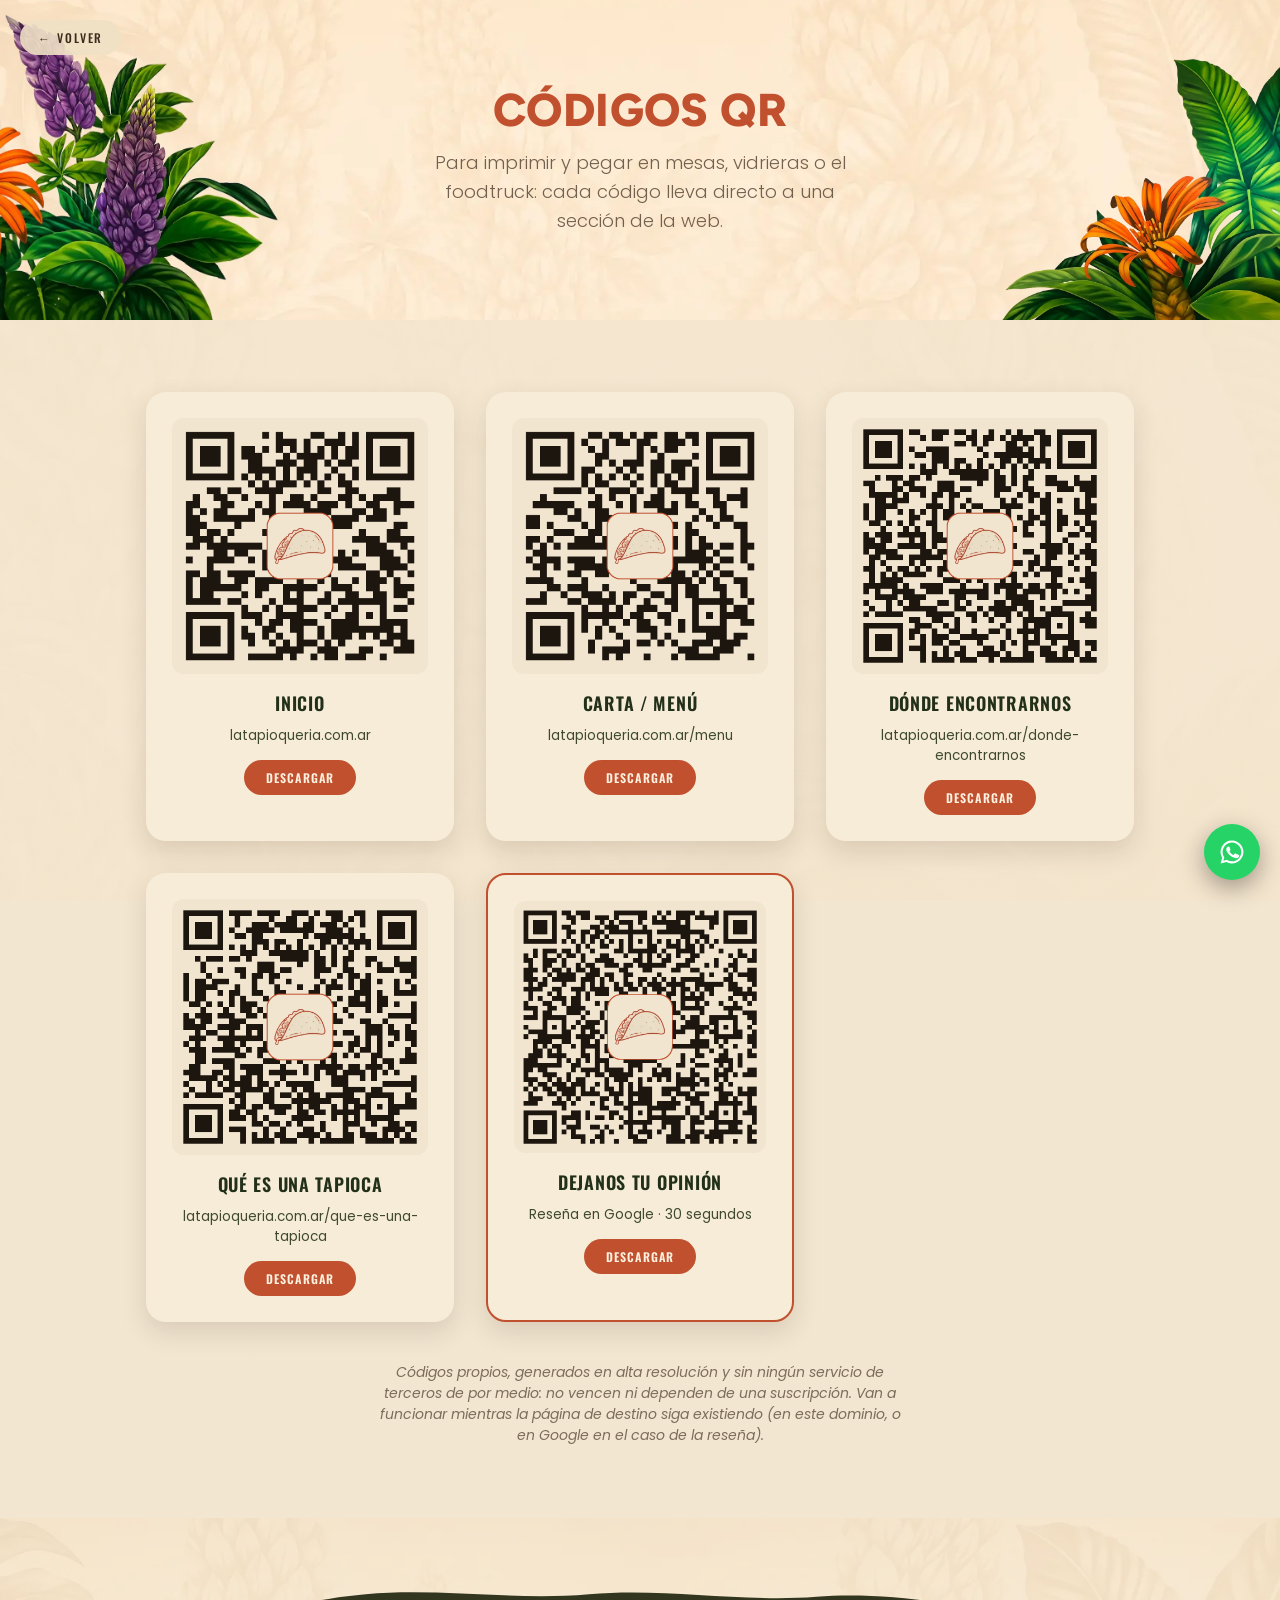
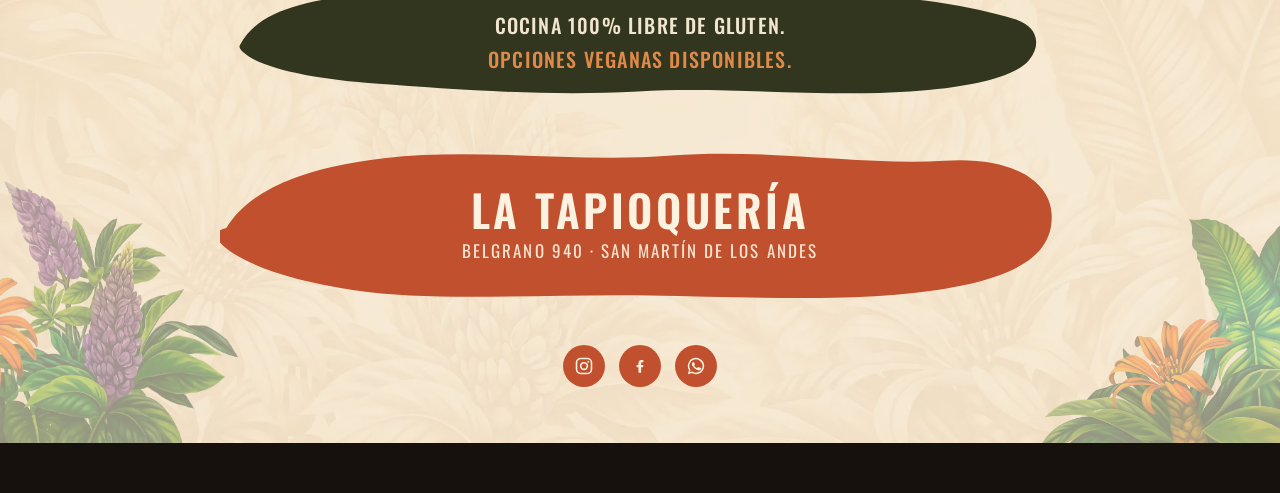
<file: qr.html>
<!DOCTYPE html>
<html lang="es">
<head>
<meta charset="utf-8">
<meta name="viewport" content="width=device-width, initial-scale=1">
<link rel="canonical" href="https://latapioqueria.com.ar/qr.html">
<title>Códigos QR — La Tapioquería</title>
<meta name="description" content="Códigos QR de La Tapioquería para imprimir: inicio, carta, cómo llegar y qué es una tapioca.">
<meta name="robots" content="noindex, follow">
<meta property="og:type" content="website">
<meta property="og:title" content="Códigos QR — La Tapioquería">
<meta property="og:description" content="Códigos QR de La Tapioquería para imprimir: inicio, carta, cómo llegar y qué es una tapioca.">
<meta property="og:image" content="https://latapioqueria.com.ar/assets/og-tapioca.jpg">
<meta property="og:image:width" content="1200">
<meta property="og:image:height" content="1200">
<meta property="og:url" content="https://latapioqueria.com.ar/qr.html">
<meta name="twitter:card" content="summary_large_image">
<link rel="icon" href="favicon.ico" sizes="any">
<link rel="icon" type="image/png" sizes="16x16" href="assets/favicon-16.png">
<link rel="icon" type="image/png" sizes="32x32" href="assets/favicon-32.png">
<link rel="apple-touch-icon" href="assets/apple-touch-icon.png">
<link rel="manifest" href="site.webmanifest">
<meta name="theme-color" content="#c1502e">
<link rel="preconnect" href="https://fonts.googleapis.com">
<link rel="preconnect" href="https://fonts.gstatic.com" crossorigin>
<link href="https://fonts.googleapis.com/css2?family=Oswald:wght@400;500;600;700&family=Figtree:wght@700;800&family=Poppins:ital,wght@0,300;0,400;0,500;0,600;1,400;1,500&display=swap" rel="stylesheet">
<link rel="stylesheet" href="css/base.css">
<link rel="stylesheet" href="css/qr.css">
</head>
<body>

<a class="wa-fab" href="https://wa.me/5492944905540?text=Hola%2C%20quer%C3%ADa%20hacer%20una%20consulta" target="_blank" rel="noopener" aria-label="Escribinos por WhatsApp">
  <svg width="28" height="28" viewBox="0 0 24 24" fill="#fff" aria-hidden="true"><path d="M12 2.2a9.8 9.8 0 0 0-8.4 14.8L2.2 21.8l4.9-1.3A9.8 9.8 0 1 0 12 2.2zm0 17.8a8 8 0 0 1-4.1-1.1l-.3-.2-3 .8.8-2.9-.2-.3A8 8 0 1 1 12 20z"></path><path d="M16.6 14c-.2-.1-1.4-.7-1.6-.8-.2-.1-.4-.1-.6.1-.2.2-.6.8-.8 1-.1.2-.3.2-.5.1-.2-.1-1-.4-1.9-1.2-.7-.6-1.2-1.4-1.3-1.6-.1-.2 0-.4.1-.5.1-.1.2-.3.4-.4.1-.2.2-.3.2-.5.1-.2 0-.4 0-.5-.1-.1-.6-1.4-.8-1.9-.2-.5-.4-.4-.6-.4h-.5c-.2 0-.5.1-.7.3-.2.2-.9.9-.9 2.1s1 2.5 1.1 2.6c.1.2 1.9 2.9 4.7 4.1.7.3 1.2.4 1.6.6.7.2 1.3.2 1.7.1.5-.1 1.5-.6 1.8-1.2.2-.6.2-1 .2-1.2 0-.1-.2-.2-.4-.3z"></path></svg>
</a>

<div class="qr-page">

  <header class="qr-hero" data-screen-label="Hero — QR">
    <img class="qr-hero-bg qr-hero-bg--desktop" src="assets/mural/mural_sombra.webp" alt="" aria-hidden="true">
    <img class="qr-hero-bg qr-hero-bg--mobile" src="assets/mural/mural_sombra_mb.webp" alt="" aria-hidden="true">
    <img class="qr-hero-plant qr-hero-plant--left" src="assets/mural/mural_centro.webp" alt="" aria-hidden="true">
    <img class="qr-hero-plant qr-hero-plant--right" src="assets/mural/mural_derecho.webp" alt="" aria-hidden="true">
    <a class="back-link" href="/">← Volver</a>

    <div class="qr-hero-content">
      <h1 class="qr-hero-title">Códigos QR</h1>
      <p class="qr-hero-desc">Para imprimir y pegar en mesas, vidrieras o el foodtruck: cada código lleva directo a una sección de la web.</p>
    </div>
  </header>

  <section class="qr-section" data-screen-label="Códigos">
    <div class="qr-grid">

      <div class="qr-card">
        <img class="qr-card-img" src="assets/qr/qr-home.webp" alt="Código QR al inicio de la web de La Tapioquería" width="900" height="900" loading="lazy">
        <h2 class="qr-card-title">Inicio</h2>
        <p class="qr-card-url">latapioqueria.com.ar</p>
        <a class="qr-card-download" href="assets/qr/qr-home.webp" download="qr-tapioqueria-inicio.webp">Descargar</a>
      </div>

      <div class="qr-card">
        <img class="qr-card-img" src="assets/qr/qr-menu.webp" alt="Código QR a la carta de La Tapioquería" width="900" height="900" loading="lazy">
        <h2 class="qr-card-title">Carta / Menú</h2>
        <p class="qr-card-url">latapioqueria.com.ar/menu</p>
        <a class="qr-card-download" href="assets/qr/qr-menu.webp" download="qr-tapioqueria-menu.webp">Descargar</a>
      </div>

      <div class="qr-card">
        <img class="qr-card-img" src="assets/qr/qr-donde-encontrarnos.webp" alt="Código QR a la sección Dónde encontrarnos" width="900" height="900" loading="lazy">
        <h2 class="qr-card-title">Dónde encontrarnos</h2>
        <p class="qr-card-url">latapioqueria.com.ar/donde-encontrarnos</p>
        <a class="qr-card-download" href="assets/qr/qr-donde-encontrarnos.webp" download="qr-tapioqueria-donde-encontrarnos.webp">Descargar</a>
      </div>

      <div class="qr-card">
        <img class="qr-card-img" src="assets/qr/qr-que-es-una-tapioca.webp" alt="Código QR a la sección Qué es una tapioca" width="900" height="900" loading="lazy">
        <h2 class="qr-card-title">Qué es una tapioca</h2>
        <p class="qr-card-url">latapioqueria.com.ar/que-es-una-tapioca</p>
        <a class="qr-card-download" href="assets/qr/qr-que-es-una-tapioca.webp" download="qr-tapioqueria-que-es-una-tapioca.webp">Descargar</a>
      </div>

      <div class="qr-card qr-card--review">
        <img class="qr-card-img" src="assets/qr/qr-resena-google.webp" alt="Código QR para dejar una reseña en Google" width="900" height="900" loading="lazy">
        <h2 class="qr-card-title">Dejanos tu opinión</h2>
        <p class="qr-card-url">Reseña en Google · 30 segundos</p>
        <a class="qr-card-download" href="assets/qr/qr-resena-google.webp" download="qr-tapioqueria-resena-google.webp">Descargar</a>
      </div>

    </div>

    <p class="qr-note">Códigos propios, generados en alta resolución y sin ningún servicio de terceros de por medio: no vencen ni dependen de una suscripción. Van a funcionar mientras la página de destino siga existiendo (en este dominio, o en Google en el caso de la reseña).</p>
  </section>

  <footer class="site-footer" data-screen-label="Pie">
    <img loading="lazy" class="footer-bg" src="assets/mural/mural_sombra2.webp" alt="" aria-hidden="true">
    <img loading="lazy" class="footer-plant footer-plant--left" src="assets/mural/mural_centro.webp" alt="" aria-hidden="true">
    <img loading="lazy" class="footer-plant footer-plant--right" src="assets/mural/mural_derecho.webp" alt="" aria-hidden="true">
    <div class="footer-bg-overlay" aria-hidden="true"></div>

    <div class="footer-ribbon footer-ribbon--gluten">
      <svg viewBox="0 0 760 150" preserveAspectRatio="none" aria-hidden="true"><path fill="#33361f" d="M4 78C20 40 62 26 122 19c68-8 140 8 210 0 72-8 142 10 214 3 62-6 138 8 186 26 22 8 26 30 14 48-12 19-52 32-112 37-84 7-172-6-256 0-88 6-176-3-244-9-56-5-102-16-122-32-8-7-10-11-8-14z"></path></svg>
      <div class="footer-ribbon-content">
        <span class="footer-gluten-line">Cocina 100% libre de gluten.</span>
        <span class="footer-gluten-line footer-gluten-line--accent">Opciones veganas disponibles.</span>
      </div>
    </div>

    <div class="footer-ribbon footer-ribbon--brand">
      <svg viewBox="0 0 800 210" preserveAspectRatio="none" aria-hidden="true"><path fill="#c1502e" d="M6 108C28 62 84 36 156 26c90-13 182 6 274-3 90-9 180 12 260 6 62-5 100 22 102 62 2 40-22 68-84 84-84 22-198 14-298 12-104-2-206 8-282-6-66-12-112-34-128-56-6-8-6-13 6-17z"></path></svg>
      <div class="footer-ribbon-content">
        <span class="footer-brand-name">La Tapioquería</span>
        <span class="footer-brand-address">Belgrano 940 · San Martín de los Andes</span>
      </div>
    </div>

    <div class="social-row">
      <a class="social-icon" href="https://www.instagram.com/latapioqueria.sma" target="_blank" rel="noopener" aria-label="Instagram de La Tapioquería">
        <svg width="20" height="20" viewBox="0 0 24 24" fill="none" stroke="#fdf1e0" stroke-width="1.9" stroke-linecap="round" stroke-linejoin="round" aria-hidden="true"><rect x="3" y="3" width="18" height="18" rx="5"></rect><circle cx="12" cy="12" r="4"></circle><circle cx="17.2" cy="6.8" r="1.1" fill="#fdf1e0" stroke="none"></circle></svg>
      </a>
      <a class="social-icon" href="https://www.facebook.com/p/Latapioqueriafoodtruck-100051627884903/" target="_blank" rel="noopener" aria-label="Facebook de La Tapioquería">
        <svg width="18" height="18" viewBox="0 0 24 24" fill="#fdf1e0" aria-hidden="true"><path d="M13.5 21v-7.5H16l.5-3H13.5V8.5c0-.9.3-1.5 1.6-1.5H16.5V4.2C16.2 4.2 15.2 4 14 4c-2.4 0-4 1.5-4 4.2V10.5H7.5v3H10V21h3.5z"></path></svg>
      </a>
      <a class="social-icon" href="https://wa.me/5492944905540?text=Hola%2C%20quer%C3%ADa%20hacer%20una%20consulta" target="_blank" rel="noopener" aria-label="WhatsApp de La Tapioquería">
        <svg width="20" height="20" viewBox="0 0 24 24" fill="#fdf1e0" aria-hidden="true"><path d="M12 2.2a9.8 9.8 0 0 0-8.4 14.8L2.2 21.8l4.9-1.3A9.8 9.8 0 1 0 12 2.2zm0 17.8a8 8 0 0 1-4.1-1.1l-.3-.2-3 .8.8-2.9-.2-.3A8 8 0 1 1 12 20z"></path><path d="M16.6 14c-.2-.1-1.4-.7-1.6-.8-.2-.1-.4-.1-.6.1-.2.2-.6.8-.8 1-.1.2-.3.2-.5.1-.2-.1-1-.4-1.9-1.2-.7-.6-1.2-1.4-1.3-1.6-.1-.2 0-.4.1-.5.1-.1.2-.3.4-.4.1-.2.2-.3.2-.5.1-.2 0-.4 0-.5-.1-.1-.6-1.4-.8-1.9-.2-.5-.4-.4-.6-.4h-.5c-.2 0-.5.1-.7.3-.2.2-.9.9-.9 2.1s1 2.5 1.1 2.6c.1.2 1.9 2.9 4.7 4.1.7.3 1.2.4 1.6.6.7.2 1.3.2 1.7.1.5-.1 1.5-.6 1.8-1.2.2-.6.2-1 .2-1.2 0-.1-.2-.2-.4-.3z"></path></svg>
      </a>
    </div>
  </footer>

</div>

<div class="site-signature">
  <iframe src="https://marcosoft.com.ar/firma/firma-minimal.html?embed=true&theme=dark" width="100%" height="50" frameborder="0" title="Sitio realizado por Marcosoft"></iframe>
</div>

</body>
</html>
</file>
<file: css/base.css>
/* La Tapioquería — estilos base compartidos por todas las páginas */

:root {
  --color-bg-cream: #f0e2c6;
  --color-bg-cream2: #f2e5cf;
  --color-bg-card: #f7ecd8;
  --color-dark-brown: #17110d;
  --color-dark-brown2: #1d1610;
  --color-brown-warm: #241a12;
  --color-terracota: #c1502e;
  --color-terracota-dark: #8c491a;
  --color-terracota-mid: #b2622d;
  --color-sage: #56633f;
  --color-sage-dark: #33361f;
  --color-sage-dark2: #22301a;
  --color-text-brown: #3d2b1d;
  --color-text-green: #3f4a2c;
  --color-cream-text: #f7ecd8;
  --color-cream-text2: #fdf1e0;
  --color-orange-accent: #e08a4a;
  --color-whatsapp: #25d366;
  --font-heading: 'Oswald', sans-serif;
  --font-title: 'Figtree', sans-serif;
  --font-body: 'Poppins', sans-serif;
}

html, body {
  margin: 0;
  padding: 0;
  background:
    linear-gradient(rgba(242, 229, 207, .8), rgba(242, 229, 207, .8)),
    url('../assets/mural/mural_sombra.webp') center / cover no-repeat fixed;
}

/* Solo en <html>, no en <body>: si ambos declaran overflow-x, <body> pasa
   a ser su propio contenedor de scroll (efecto lateral del emparejamiento
   de overflow-x/overflow-y) y cualquier position: sticky dentro de él deja
   de pegarse — pasa en historia.php, con el video con scroll scrubbing. */
html {
  overflow-x: hidden;
}

a {
  color: var(--color-terracota);
  text-decoration: none;
}

a:hover {
  color: var(--color-terracota-dark);
}

/* Visualmente oculto pero legible por lectores de pantalla y buscadores (encabezados semánticos que no llevan un diseño visible propio) */
.sr-only {
  position: absolute;
  width: 1px;
  height: 1px;
  padding: 0;
  margin: -1px;
  overflow: hidden;
  clip: rect(0, 0, 0, 0);
  white-space: nowrap;
  border: 0;
}

@keyframes fadeUp {
  from { opacity: 0; transform: translateY(20px); }
  to { opacity: 1; transform: translateY(0); }
}

@media (prefers-reduced-motion: reduce) {
  * {
    animation-duration: .01ms !important;
    animation-iteration-count: 1 !important;
  }
}

/* Botón flotante de WhatsApp */
.wa-fab {
  position: fixed;
  right: 20px;
  bottom: 20px;
  z-index: 40;
  display: flex;
  align-items: center;
  justify-content: center;
  width: 56px;
  height: 56px;
  border-radius: 999px;
  background: var(--color-whatsapp);
  box-shadow: 0 8px 24px rgba(0, 0, 0, .35);
  transition: transform .2s ease, box-shadow .2s ease;
}

.wa-fab:hover {
  transform: scale(1.08);
  box-shadow: 0 10px 28px rgba(0, 0, 0, .45);
}

@media (max-width: 640px) {
  .wa-fab {
    right: 14px;
    bottom: 14px;
    width: 44px;
    height: 44px;
  }

  .wa-fab svg {
    width: 22px;
    height: 22px;
  }
}

/* Link "← Volver" sobre el hero de las subpáginas */
.back-link {
  position: absolute;
  top: 20px;
  left: 20px;
  z-index: 3;
  display: inline-flex;
  align-items: center;
  gap: 8px;
  padding: 9px 18px;
  border-radius: 999px;
  background: rgba(240, 226, 198, .9);
  color: var(--color-text-brown);
  font-family: var(--font-heading);
  font-weight: 500;
  font-size: 12px;
  letter-spacing: .16em;
  text-transform: uppercase;
  transition: background .2s ease;
}

.back-link:hover {
  background: #fff7e8;
}

/* Selector de idioma (banderas) — va DENTRO del header/hero de cada página
   (positioned relative), arriba a la derecha, simétrico al .back-link que
   va arriba a la izquierda. A propósito NO es fixed: tiene que quedarse en
   el header y desplazarse con el resto de la página al hacer scroll, no
   flotar pegado a la pantalla todo el tiempo. */
.lang-switcher {
  position: absolute;
  top: 20px;
  right: 20px;
  z-index: 3;
  display: flex;
  gap: 8px;
}

.lang-switcher-link {
  display: flex;
  align-items: center;
  justify-content: center;
  width: 34px;
  height: 34px;
  border-radius: 999px;
  background: rgba(240, 226, 198, .9);
  box-shadow: 0 4px 14px rgba(61, 43, 29, .2);
  transition: transform .2s ease, background .2s ease;
  overflow: hidden;
}

.lang-switcher-link:hover {
  transform: scale(1.08);
  background: #fff7e8;
}

.lang-switcher-link svg {
  width: 20px;
  height: 14px;
  border-radius: 3px;
  display: block;
}

@media (max-width: 640px) {
  .lang-switcher {
    top: 14px;
    right: 14px;
    gap: 6px;
  }

  .lang-switcher-link {
    width: 30px;
    height: 30px;
  }

  .lang-switcher-link svg {
    width: 18px;
    height: 12px;
  }
}

/* Iconos redondos de redes sociales del footer */
.social-row {
  position: relative;
  z-index: 3;
  display: flex;
  align-items: center;
  justify-content: center;
  gap: 14px;
}

.social-icon {
  display: flex;
  align-items: center;
  justify-content: center;
  width: 42px;
  height: 42px;
  border-radius: 999px;
  background: var(--color-terracota);
  transition: background .2s ease, transform .2s ease;
}

.social-icon:hover {
  background: var(--color-terracota-dark);
  transform: translateY(-2px);
}

/* Fondo tipo mural (igual que el hero, más tenue) del footer */
.footer-bg {
  position: absolute;
  inset: 0;
  z-index: 0;
  width: 100%;
  height: 100%;
  object-fit: cover;
  object-position: center;
  pointer-events: none;
}

.footer-plant {
  position: absolute;
  bottom: 0;
  z-index: 1;
  width: clamp(120px, 20vw, 240px);
  height: auto;
  pointer-events: none;
}

@media (max-width: 640px) {
  .footer-plant { width: clamp(150px, 26vw, 220px); }
}

.footer-plant--left { left: 0; }
.footer-plant--right { right: 0; }

.footer-bg-overlay {
  position: absolute;
  inset: 0;
  z-index: 2;
  background: rgba(242, 229, 207, .62);
  pointer-events: none;
}

/* Cartelitos con forma de mancha (SVG) del footer: gluten/vegano y nombre */
.footer-ribbon {
  position: relative;
  z-index: 3;
  display: flex;
  align-items: center;
  justify-content: center;
  text-align: center;
}

.footer-ribbon svg {
  position: absolute;
  inset: 0;
  width: 100%;
  height: 100%;
}

.footer-ribbon--gluten {
  width: min(680px, 74%);
  padding: clamp(22px, 3.4vw, 32px) clamp(34px, 6vw, 64px);
}

.footer-ribbon--brand {
  width: min(700px, 76%);
  padding: clamp(30px, 5vw, 52px) clamp(30px, 6vw, 70px);
}

.footer-ribbon-content {
  position: relative;
  display: flex;
  flex-direction: column;
  gap: 4px;
}

.footer-ribbon--brand .footer-ribbon-content {
  align-items: center;
  gap: 6px;
}

.footer-gluten-line {
  font-family: var(--font-heading);
  font-weight: 500;
  letter-spacing: .06em;
  text-transform: uppercase;
  font-size: clamp(13px, 2vw, 20px);
  color: var(--color-bg-cream2);
}

.footer-gluten-line--accent {
  color: var(--color-orange-accent);
}

.footer-brand-name {
  font-family: var(--font-heading);
  font-weight: 600;
  letter-spacing: .08em;
  text-transform: uppercase;
  font-size: clamp(24px, 4.6vw, 44px);
  line-height: 1;
  color: var(--color-cream-text2);
}

.footer-brand-address {
  font-family: var(--font-heading);
  font-weight: 400;
  letter-spacing: .12em;
  text-transform: uppercase;
  font-size: clamp(11px, 1.8vw, 17px);
  color: rgba(253, 241, 224, .92);
}

.site-footer {
  position: relative;
  width: 100%;
  background: var(--color-bg-cream2);
  padding: clamp(34px, 5vw, 60px) clamp(18px, 5vw, 64px) clamp(34px, 5vw, 56px);
  box-sizing: border-box;
  overflow: hidden;
  display: flex;
  flex-direction: column;
  align-items: center;
  gap: clamp(20px, 3vw, 30px);
}

/* Firma del desarrollador */
.site-signature {
  width: 100%;
  background: var(--color-dark-brown);
}

.site-signature iframe {
  display: block;
  border: 0;
}
</file>
<file: css/qr.css>
/* La Tapioquería — Códigos QR */

.qr-page {
  width: 100%;
  font-family: var(--font-body);
  color: var(--color-sage-dark2);
}

/* ---- Hero ---- */

.qr-hero {
  position: relative;
  width: 100%;
  min-height: min(36svh, 320px);
  overflow: hidden;
  display: flex;
  align-items: center;
  justify-content: center;
  padding: clamp(20px, 3vh, 28px) clamp(20px, 6vw, 80px);
  box-sizing: border-box;
}

.qr-hero-bg {
  position: absolute;
  inset: 0;
  z-index: 0;
  width: 100%;
  height: 100%;
  object-fit: cover;
  object-position: center;
  pointer-events: none;
}

.qr-hero-bg--mobile { display: none; }

@media (max-width: 640px) {
  .qr-hero-bg--desktop { display: none; }
  .qr-hero-bg--mobile { display: block; }
}

.qr-hero-plant {
  position: absolute;
  bottom: 0;
  z-index: 1;
  width: clamp(140px, 26vw, 280px);
  height: auto;
  pointer-events: none;
}

@media (max-width: 640px) {
  .qr-hero-plant { width: clamp(80px, 20vw, 150px); opacity: .8; }
}

.qr-hero-plant--left { left: 0; }
.qr-hero-plant--right { right: 0; }

.qr-hero-content {
  position: relative;
  z-index: 2;
  display: flex;
  flex-direction: column;
  align-items: center;
  gap: clamp(8px, 1.4vw, 14px);
  text-align: center;
}

.qr-hero-title {
  margin: 0;
  font-family: var(--font-title);
  font-weight: 800;
  text-transform: uppercase;
  letter-spacing: .01em;
  line-height: 1.1;
  font-size: clamp(26px, 5vw, 46px);
  color: var(--color-terracota);
}

.qr-hero-desc {
  margin: 0;
  max-width: 46ch;
  font-weight: 300;
  font-size: clamp(14px, 1.9vw, 18px);
  line-height: 1.6;
  color: rgba(61, 43, 29, .72);
  text-wrap: pretty;
}

/* ---- Grilla de códigos ---- */

.qr-section {
  max-width: 1100px;
  margin: 0 auto;
  padding: clamp(40px, 6vw, 72px) clamp(20px, 5vw, 56px);
  box-sizing: border-box;
}

.qr-grid {
  display: grid;
  grid-template-columns: repeat(auto-fit, minmax(230px, 1fr));
  gap: clamp(20px, 3vw, 32px);
}

.qr-card {
  display: flex;
  flex-direction: column;
  align-items: center;
  gap: 10px;
  padding: clamp(18px, 2.4vw, 26px);
  border-radius: 20px;
  background: var(--color-bg-card);
  box-shadow: 0 10px 26px rgba(61, 43, 29, .14);
  text-align: center;
}

.qr-card--review {
  border: 2px solid var(--color-terracota);
}

.qr-card-img {
  width: 100%;
  max-width: 260px;
  height: auto;
  aspect-ratio: 1 / 1;
  border-radius: 12px;
}

.qr-card-title {
  margin: 6px 0 0;
  font-family: var(--font-heading);
  font-weight: 600;
  text-transform: uppercase;
  letter-spacing: .04em;
  font-size: clamp(15px, 1.8vw, 18px);
  color: var(--color-sage-dark2);
}

.qr-card-url {
  margin: 0;
  font-size: clamp(12px, 1.3vw, 13.5px);
  color: var(--color-text-green);
  word-break: break-word;
}

.qr-card-download {
  margin-top: 4px;
  display: inline-flex;
  align-items: center;
  padding: 9px 22px;
  border-radius: 999px;
  background: var(--color-terracota);
  color: var(--color-cream-text2);
  font-family: var(--font-heading);
  font-weight: 600;
  text-transform: uppercase;
  letter-spacing: .1em;
  font-size: 12px;
  transition: background .2s ease, transform .2s ease;
}

.qr-card-download:hover {
  background: var(--color-terracota-mid);
  transform: translateY(-2px);
}

.qr-note {
  margin: clamp(28px, 4vw, 40px) auto 0;
  max-width: 60ch;
  font-style: italic;
  text-align: center;
  font-size: clamp(12.5px, 1.4vw, 14px);
  color: rgba(61, 43, 29, .65);
}
</file>
